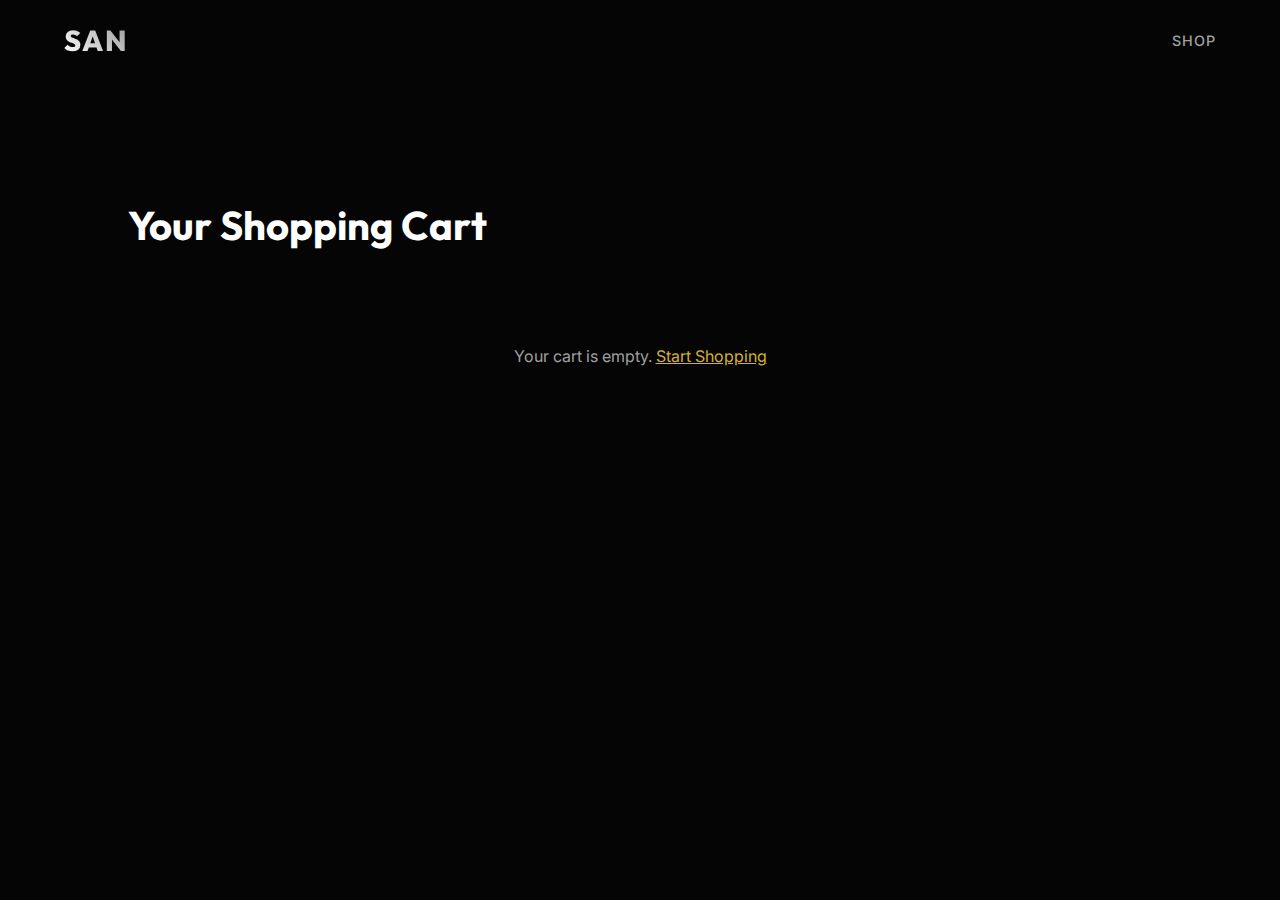
<file: cart.html>
<!DOCTYPE html>
<html lang="en">

<head>
    <meta charset="UTF-8">
    <meta name="viewport" content="width=device-width, initial-scale=1.0">
    <title>Your Cart | SAN</title>
    <link
        href="https://fonts.googleapis.com/css2?family=Outfit:wght@300;400;600;800&family=Inter:wght@300;400;500&display=swap"
        rel="stylesheet">
    <link rel="stylesheet" href="style.css">
    <style>
        .cart-section {
            padding: 120px 10%;
            color: var(--text-primary);
        }

        .cart-header {
            font-family: 'Outfit', sans-serif;
            font-size: 2.5rem;
            margin-bottom: 2rem;
        }

        .cart-item {
            display: flex;
            align-items: center;
            background: rgba(255, 255, 255, 0.03);
            border-bottom: 1px solid rgba(255, 255, 255, 0.1);
            padding: 1.5rem;
            margin-bottom: 1rem;
            border-radius: 8px;
        }

        .cart-img {
            width: 80px;
            height: 80px;
            border-radius: 4px;
            background-size: cover;
            background-position: center;
            margin-right: 1.5rem;
        }

        .cart-info {
            flex: 1;
        }

        .cart-name {
            font-size: 1.2rem;
            font-weight: 600;
            margin-bottom: 0.2rem;
        }

        .cart-price {
            color: var(--accent);
        }

        .cart-remove {
            color: #ff4444;
            border: none;
            background: none;
            cursor: pointer;
            transition: 0.3s;
            font-size: 0.9rem;
        }

        .cart-remove:hover {
            color: #ff6b6b;
            text-decoration: underline;
        }

        .cart-total-section {
            margin-top: 3rem;
            text-align: right;
            border-top: 2px solid rgba(255, 255, 255, 0.1);
            padding-top: 2rem;
        }

        .total-row {
            font-size: 1.5rem;
            margin-bottom: 1.5rem;
        }

        .checkout-btn {
            background: var(--text-primary);
            color: var(--bg-color);
            padding: 1rem 3rem;
            font-size: 1.1rem;
            border: none;
            cursor: pointer;
            font-weight: 600;
        }

        .empty-cart {
            text-align: center;
            padding: 4rem;
            color: var(--text-secondary);
        }
    </style>
</head>

<body>
    <nav class="navbar">
        <div class="logo">SAN</div>
        <div class="nav-links">
            <a href="index.html" class="nav-item">Shop</a>
        </div>
    </nav>

    <div class="cart-section">
        <h1 class="cart-header">Your Shopping Cart</h1>
        <div id="cart-items">
            <!-- Items loaded via JS -->
        </div>
        <div id="cart-summary" class="cart-total-section" style="display: none;">
            <div class="total-row">Total: <span id="cart-total" style="color: var(--accent);">$0.00</span></div>
            <button class="checkout-btn" onclick="startCheckout()">Proceed to Checkout</button>
        </div>
    </div>

    <!-- Checkout Modal -->
    <div id="checkout-modal"
        style="display: none; position: fixed; top: 0; left: 0; width: 100%; height: 100%; background: rgba(0,0,0,0.8); z-index: 1000; justify-content: center; align-items: center;">
        <div
            style="background: #111; padding: 2rem; border-radius: 10px; border: 1px solid var(--accent); text-align: center; max-width: 400px; width: 90%;">
            <div id="payment-step">
                <h2 style="font-family: 'Outfit'; margin-bottom: 1rem; color: var(--accent);">Scan to Pay</h2>
                <img src="qr.jpg" alt="Payment QR"
                    style="width: 100%; max-width: 300px; height: auto; border-radius: 8px; margin-bottom: 1.5rem; display: block; margin-left: auto; margin-right: auto;">
                <p style="margin-bottom: 1.5rem; color: #add;">Total: <span id="modal-total"></span></p>
                <div style="display: flex; gap: 1rem; justify-content: center;">
                    <button onclick="closeModal()"
                        style="padding: 0.8rem 1.5rem; background: transparent; border: 1px solid #555; color: #fff; cursor: pointer;">Cancel</button>
                    <button onclick="confirmPayment()"
                        style="padding: 0.8rem 1.5rem; background: var(--accent); border: none; color: #000; cursor: pointer; font-weight: bold;">I
                        Have Paid</button>
                </div>
            </div>

            <div id="success-step" style="display: none;">
                <div
                    style="width: 80px; height: 80px; border-radius: 50%; background: #4BB543; color: white; display: flex; align-items: center; justify-content: center; font-size: 3rem; margin: 0 auto 1.5rem auto;">
                    ✓</div>
                <h2 style="font-family: 'Outfit'; margin-bottom: 0.5rem;">Order Placed!</h2>
                <p style="color: #aaa; margin-bottom: 1.5rem;">Thank you for your purchase.</p>
                <button onclick="window.location.href='index.html'"
                    style="padding: 0.8rem 2rem; background: var(--text-primary); border: none; color: var(--bg-color); cursor: pointer;">Continue
                    Shopping</button>
            </div>
        </div>
    </div>

    <script>
        function loadCart() {
            const cartItems = JSON.parse(localStorage.getItem('san_cart') || '[]');
            const container = document.getElementById('cart-items');
            container.innerHTML = '';

            if (cartItems.length === 0) {
                container.innerHTML = '<div class="empty-cart">Your cart is empty. <a href="index.html" style="color:var(--accent);">Start Shopping</a></div>';
                document.getElementById('cart-summary').style.display = 'none';
                return;
            }

            let total = 0;
            cartItems.forEach((item, index) => {
                total += parseFloat(item.price);
                const div = document.createElement('div');
                div.className = 'cart-item';
                div.innerHTML = `
                    <div class="cart-img" style="background-image: url('${item.image}')"></div>
                    <div class="cart-info">
                        <div class="cart-name">${item.name}</div>
                        <div class="cart-price">₹${item.price.toLocaleString('en-IN')}</div>
                    </div>
                    <button class="cart-remove" onclick="removeItem(${index})">Remove</button>
                `;
                container.appendChild(div);
            });

            document.getElementById('cart-total').innerText = '₹' + total.toLocaleString('en-IN');
            document.getElementById('modal-total').innerText = '₹' + total.toLocaleString('en-IN');
            document.getElementById('cart-summary').style.display = 'block';
        }

        function removeItem(index) {
            let cart = JSON.parse(localStorage.getItem('san_cart') || '[]');
            cart.splice(index, 1);
            localStorage.setItem('san_cart', JSON.stringify(cart));
            loadCart();
        }

        // Modal Logic
        function startCheckout() {
            document.getElementById('checkout-modal').style.display = 'flex';
            document.getElementById('payment-step').style.display = 'block';
            document.getElementById('success-step').style.display = 'none';
        }

        function closeModal() {
            document.getElementById('checkout-modal').style.display = 'none';
        }

        function confirmPayment() {
            // Simulate processing
            document.getElementById('payment-step').style.display = 'none';
            document.getElementById('success-step').style.display = 'block';
            // Clear cart
            localStorage.removeItem('san_cart');
        }

        loadCart();
    </script>
</body>

</html>
</file>
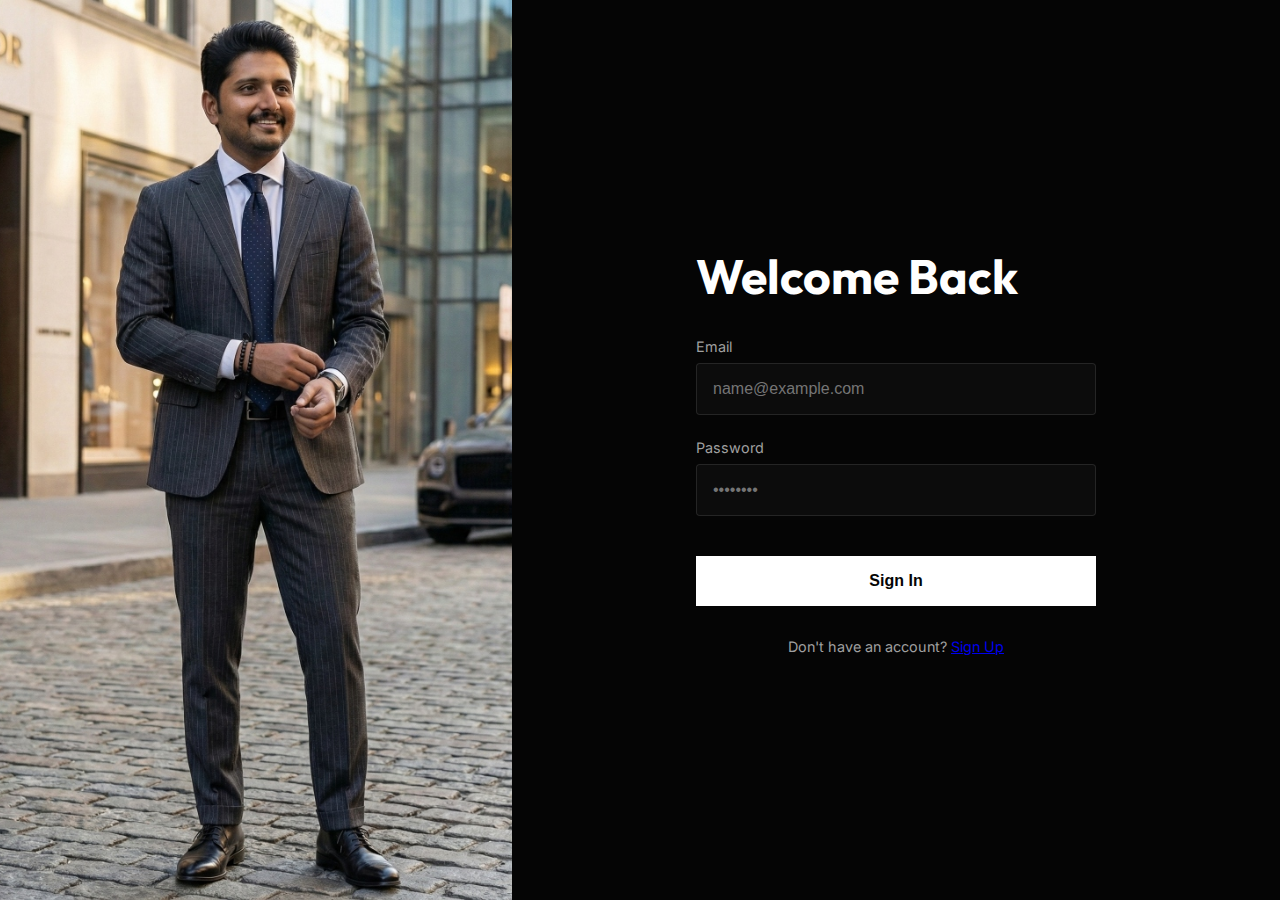
<file: login.html>
<!DOCTYPE html>
<html lang="en">

<head>
    <meta charset="UTF-8">
    <meta name="viewport" content="width=device-width, initial-scale=1.0">
    <title>Login | SAN</title>
    <link
        href="https://fonts.googleapis.com/css2?family=Outfit:wght@300;400;600;800&family=Inter:wght@300;400;500&display=swap"
        rel="stylesheet">
    <link rel="stylesheet" href="style.css">
</head>

<body>
    <div class="auth-container">
        <div class="auth-image" style="background-image: url('prod1.jpg');"></div>
        <div class="auth-form-section">
            <div class="auth-card">
                <div id="auth-error"
                    style="display: none; background: rgba(220, 53, 69, 0.2); color: #ff6b6b; padding: 10px; margin-bottom: 15px; border-radius: 4px; border: 1px solid rgba(220, 53, 69, 0.3); text-align: center; font-size: 0.9rem;">
                </div>
                <h2>Welcome Back</h2>
                <form id="login-form">
                    <div class="form-group">
                        <label class="form-label">Email</label>
                        <input type="email" class="form-input" required placeholder="name@example.com">
                    </div>
                    <div class="form-group">
                        <label class="form-label">Password</label>
                        <input type="password" class="form-input" required placeholder="••••••••">
                    </div>
                    <button type="submit" class="auth-btn">Sign In</button>
                </form>
                <form id="signup-form" style="display: none;">
                    <div class="form-group">
                        <label class="form-label">Name</label>
                        <input type="text" class="form-input" required placeholder="Your Name">
                    </div>
                    <div class="form-group">
                        <label class="form-label">Email</label>
                        <input type="email" class="form-input" required placeholder="name@example.com">
                    </div>
                    <div class="form-group">
                        <label class="form-label">Password</label>
                        <input type="password" class="form-input" required placeholder="••••••••">
                    </div>
                    <button type="submit" class="auth-btn">Sign Up</button>
                </form>
                <div class="auth-switch">
                    Don't have an account? <a href="#" id="toggle-signup">Sign Up</a>
                    <span id="toggle-login" style="display: none;">Already have an account? <a href="#">Sign
                            In</a></span>
                </div>
            </div>
        </div>
    </div>

    <script>
        // UI Helper
        function showError(message) {
            const errorDiv = document.getElementById('auth-error');
            errorDiv.style.display = 'block';
            errorDiv.innerText = message;
            // Shake animation effect
            errorDiv.style.transform = 'translateX(5px)';
            setTimeout(() => errorDiv.style.transform = 'translateX(-5px)', 50);
            setTimeout(() => errorDiv.style.transform = 'translateX(0)', 100);
        }

        function clearError() {
            document.getElementById('auth-error').style.display = 'none';
        }

        // API Handling
        async function handleLogin(event) {
            event.preventDefault();
            clearError();
            const email = event.target.querySelector('input[type="email"]').value;
            const password = event.target.querySelector('input[type="password"]').value;
            const btn = event.target.querySelector('button');
            const originalText = btn.innerText;

            btn.innerText = 'Signing In...';
            btn.disabled = true;

            try {
                const response = await fetch('/api/login', {
                    method: 'POST',
                    headers: { 'Content-Type': 'application/json' },
                    body: JSON.stringify({ email, password })
                });
                const data = await response.json();

                if (response.ok) {
                    // Success (Optional: visual success feedback)
                    window.location.href = 'index.html';
                } else {
                    showError(data.error || 'Login failed');
                }
            } catch (e) {
                showError('Connection error. Please try again.');
                console.error(e);
            } finally {
                btn.innerText = originalText;
                btn.disabled = false;
            }
        }

        async function handleSignup(event) {
            event.preventDefault();
            clearError();
            const inputs = event.target.querySelectorAll('input');
            const name = inputs[0].value;
            const email = inputs[1].value;
            const password = inputs[2].value;
            const btn = event.target.querySelector('button');
            const originalText = btn.innerText;

            btn.innerText = 'Creating Account...';
            btn.disabled = true;

            try {
                const response = await fetch('/api/signup', {
                    method: 'POST',
                    headers: { 'Content-Type': 'application/json' },
                    body: JSON.stringify({ name, email, password })
                });
                const data = await response.json();

                if (response.ok) {
                    // Show message in box instead of alert if successful? 
                    // No, success usually means transition. 
                    // But if we want to follow user rule "if any thing show up it need to me showup the box":
                    // I will showError with GREEN background for success?
                    // Or just alert here is fine? "Account created".
                    // I'll stick to alert for success (so they know to switch), OR auto-switch and show green box.
                    // I'll Auto-Switch and show Green Box.

                    toggleAuth();
                    document.querySelector('#login-form input[type="email"]').value = email;

                    const errorDiv = document.getElementById('auth-error');
                    errorDiv.style.background = 'rgba(40, 167, 69, 0.2)';
                    errorDiv.style.color = '#75b798';
                    errorDiv.style.borderColor = 'rgba(40, 167, 69, 0.3)';
                    showError('Account created! Please sign in.');
                } else {
                    showError(data.error || 'Signup failed');
                }
            } catch (e) {
                showError('Connection error. Please try again.');
                console.error(e);
            } finally {
                btn.innerText = originalText;
                btn.disabled = false;
            }
        }

        // Toggle Logic
        function toggleAuth() {
            clearError(); // Clear errors on toggle
            // Reset error box style to red
            const errorDiv = document.getElementById('auth-error');
            errorDiv.style.background = 'rgba(220, 53, 69, 0.2)';
            errorDiv.style.color = '#ff6b6b';
            errorDiv.style.borderColor = 'rgba(220, 53, 69, 0.3)';

            const loginForm = document.getElementById('login-form');
            const signupForm = document.getElementById('signup-form');
            const toggleSignupLink = document.getElementById('toggle-signup');
            const toggleLoginSpan = document.getElementById('toggle-login');

            if (loginForm.style.display !== 'none') {
                loginForm.style.display = 'none';
                signupForm.style.display = 'block';
                toggleSignupLink.style.display = 'none';
                toggleLoginSpan.style.display = 'inline';
                document.querySelector('.auth-card h2').innerText = 'Create Account';
            } else {
                signupForm.style.display = 'none';
                loginForm.style.display = 'block';
                toggleLoginSpan.style.display = 'none';
                toggleSignupLink.style.display = 'inline';
                document.querySelector('.auth-card h2').innerText = 'Welcome Back';
            }
        }

        // Initial listeners
        document.getElementById('login-form').addEventListener('submit', handleLogin);
        document.getElementById('signup-form').addEventListener('submit', handleSignup);
        document.getElementById('toggle-signup').addEventListener('click', (e) => {
            e.preventDefault();
            toggleAuth();
        });
        document.getElementById('toggle-login').addEventListener('click', (e) => {
            e.preventDefault();
            toggleAuth();
        });
    </script>
</body>

</html>
</file>
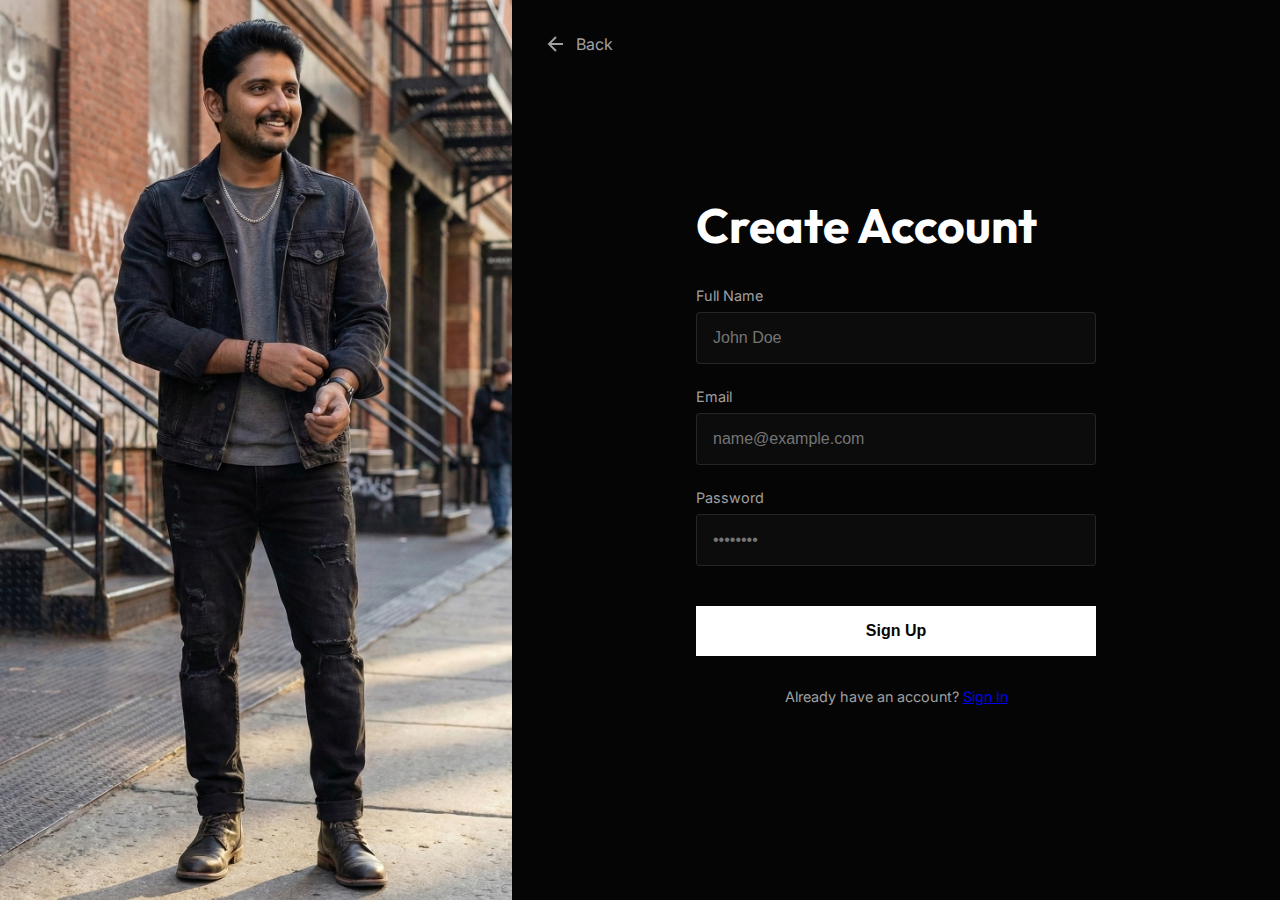
<file: signup.html>
<!DOCTYPE html>
<html lang="en">

<head>
    <meta charset="UTF-8">
    <meta name="viewport" content="width=device-width, initial-scale=1.0">
    <title>Sign Up | SAN</title>
    <link
        href="https://fonts.googleapis.com/css2?family=Outfit:wght@300;400;600;800&family=Inter:wght@300;400;500&display=swap"
        rel="stylesheet">
    <link rel="stylesheet" href="style.css">
</head>

<body>
    <div class="auth-container">
        <div class="auth-image" style="background-image: url('prod3.jpg');"></div>
        <div class="auth-form-section">
            <a href="index.html" class="back-link">
                <svg width="24" height="24" viewBox="0 0 24 24" fill="none" stroke="currentColor" stroke-width="2">
                    <path d="M19 12H5"></path>
                    <path d="M12 19l-7-7 7-7"></path>
                </svg>
                Back
            </a>
            <div class="auth-card">
                <h2>Create Account</h2>
                <form>
                    <div class="form-group">
                        <label class="form-label">Full Name</label>
                        <input type="text" class="form-input" required placeholder="John Doe">
                    </div>
                    <div class="form-group">
                        <label class="form-label">Email</label>
                        <input type="email" class="form-input" required placeholder="name@example.com">
                    </div>
                    <div class="form-group">
                        <label class="form-label">Password</label>
                        <input type="password" class="form-input" required placeholder="••••••••">
                    </div>
                    <button type="submit" class="auth-btn">Sign Up</button>
                </form>
                <div class="auth-switch">
                    Already have an account? <a href="login.html">Sign In</a>
                </div>
            </div>
        </div>
    </div>
</body>

</html>
</file>
<file: style.css>
:root {
    --bg-color: #050505;
    --text-primary: #ffffff;
    --text-secondary: #a0a0a0;
    --accent: #d4af37;
    /* Gold accent */
    --accent-glow: rgba(212, 175, 55, 0.3);
    --nav-height: 80px;
}

* {
    margin: 0;
    padding: 0;
    box-sizing: border-box;
}

html {
    scroll-behavior: smooth;
}

body {
    font-family: 'Inter', sans-serif;
    background-color: var(--bg-color);
    color: var(--text-primary);
    overflow-x: hidden;
    width: 100vw;
    min-height: 100vh;
}

/* 3D Canvas */
#canvas-container {
    position: fixed;
    top: 0;
    left: 0;
    width: 100%;
    height: 100%;
    z-index: 0;
    transform: translateX(30%);
    /* Shift robot to the right side */
    /* Optional: subtle gradient overlay via CSS if 3D is too bright, but we'll control in 3D */
}

/* UI Overlay */
.navbar,
.hero-section {
    position: relative;
    z-index: 10;
}

/* Navigation */
.navbar {
    height: var(--nav-height);
    display: flex;
    justify-content: space-between;
    align-items: center;
    padding: 0 5%;
    background: linear-gradient(to bottom, rgba(5, 5, 5, 0.8), transparent);
}

.logo {
    font-family: 'Outfit', sans-serif;
    font-weight: 800;
    font-size: 1.8rem;
    letter-spacing: 2px;
    background: linear-gradient(45deg, #fff, #999);
    background-clip: text;
    -webkit-background-clip: text;
    -webkit-text-fill-color: transparent;
}

.nav-links {
    display: flex;
    gap: 3rem;
    display: none;
    /* Mobile first hidden, show on desktop */
}

@media (min-width: 768px) {
    .nav-links {
        display: flex;
    }
}

.nav-item {
    color: var(--text-secondary);
    text-decoration: none;
    font-size: 0.9rem;
    text-transform: uppercase;
    letter-spacing: 1px;
    transition: color 0.3s ease;
    font-weight: 500;
}

.nav-item:hover {
    color: var(--text-primary);
}

.nav-actions {
    display: flex;
    gap: 1.5rem;
    align-items: center;
}

.icon-btn {
    background: none;
    border: none;
    color: var(--text-primary);
    cursor: pointer;
    position: relative;
    transition: transform 0.2s, color 0.2s;
}

.icon-btn:hover {
    transform: scale(1.1);
    color: var(--accent);
}

.cart-count {
    position: absolute;
    top: -5px;
    right: -8px;
    background: var(--accent);
    color: #000;
    font-size: 0.7rem;
    width: 16px;
    height: 16px;
    border-radius: 50%;
    display: flex;
    justify-content: center;
    align-items: center;
    font-weight: bold;
}

/* Hero Section */
.hero-section {
    height: calc(100vh - var(--nav-height));
    display: flex;
    flex-direction: column;
    justify-content: center;
    padding: 0 5%;
    pointer-events: none;
    /* Let clicks pass through to 3D where empty */
}

.hero-content {
    pointer-events: auto;
    max-width: 600px;
}

.hero-title {
    font-family: 'Outfit', sans-serif;
    font-size: 4rem;
    line-height: 1.1;
    font-weight: 800;
    margin-bottom: 1.5rem;
    text-transform: uppercase;
}

.hero-title .line {
    display: block;
    opacity: 0;
    transform: translateY(20px);
    animation: fadeUp 1s ease forwards;
}

.hero-title .line:nth-child(2) {
    animation-delay: 0.2s;
    background: linear-gradient(90deg, #fff, var(--text-secondary));
    background-clip: text;
    -webkit-background-clip: text;
    -webkit-text-fill-color: transparent;
}

.hero-subtitle {
    font-size: 1.1rem;
    color: var(--text-secondary);
    margin-bottom: 2.5rem;
    line-height: 1.6;
    opacity: 0;
    animation: fadeUp 1s ease forwards 0.4s;
    max-width: 450px;
}

.cta-group {
    display: flex;
    gap: 1.5rem;
    opacity: 0;
    animation: fadeUp 1s ease forwards 0.6s;
}

.cta-primary {
    display: flex;
    align-items: center;
    gap: 0.5rem;
    padding: 1rem 2rem;
    background: var(--text-primary);
    color: var(--bg-color);
    text-decoration: none;
    font-weight: 600;
    border-radius: 4px;
    transition: all 0.3s ease;
}

.cta-primary:hover {
    background: var(--accent);
    transform: translateY(-2px);
    box-shadow: 0 10px 20px -5px var(--accent-glow);
}

.cta-secondary {
    padding: 1rem 2rem;
    border: 1px solid rgba(255, 255, 255, 0.2);
    color: var(--text-primary);
    text-decoration: none;
    font-weight: 500;
    border-radius: 4px;
    transition: all 0.3s ease;
    backdrop-filter: blur(5px);
}

.cta-secondary:hover {
    border-color: var(--text-primary);
    background: rgba(255, 255, 255, 0.05);
}

.scroll-indicator {
    position: absolute;
    bottom: 40px;
    left: 50%;
    transform: translateX(-50%);
    display: flex;
    flex-direction: column;
    align-items: center;
    gap: 10px;
    opacity: 0.5;
    font-size: 0.8rem;
    letter-spacing: 2px;
    text-transform: uppercase;
    animation: fadeIn 2s ease forwards 1s;
}

.scroll-indicator .line {
    width: 1px;
    height: 40px;
    background: linear-gradient(to bottom, #fff, transparent);
}

@keyframes fadeUp {
    to {
        opacity: 1;
        transform: translateY(0);
    }
}

@keyframes fadeIn {
    to {
        opacity: 0.5;
    }
}

/* Mobile Responsive */
@media (max-width: 768px) {
    .hero-title {
        font-size: 2.5rem;
    }

    .cta-group {
        flex-direction: column;
        align-items: flex-start;
    }

    .product-grid {
        grid-template-columns: 1fr;
    }
}

/* Products Section */
.products-section {
    padding: 100px 5%;
    background-color: var(--bg-color);
    position: relative;
    z-index: 10;
}

.section-title {
    font-size: 2.5rem;
    margin-bottom: 3rem;
    font-family: 'Outfit', sans-serif;
    color: var(--text-primary);
}

.product-grid {
    display: grid;
    grid-template-columns: repeat(auto-fit, minmax(300px, 1fr));
    gap: 2rem;
}

.product-card {
    background: rgba(255, 255, 255, 0.02);
    border: 1px solid rgba(255, 255, 255, 0.05);
    border-radius: 8px;
    overflow: hidden;
    transition: transform 0.3s ease;
}

.product-card:hover {
    transform: translateY(-10px);
}

.product-image {
    height: 400px;
    width: 100%;
    background-size: cover;
    background-position: center;
    position: relative;
}

/* Placeholder gradient for images if real ones aren't available */
.product-image::after {
    content: '';
    position: absolute;
    inset: 0;
    background: linear-gradient(to bottom, transparent, rgba(0, 0, 0, 0.5));
}

.product-info {
    padding: 1.5rem;
}

.product-info h3 {
    font-size: 1.2rem;
    margin-bottom: 0.5rem;
    font-weight: 500;
}

.product-info p {
    color: var(--accent);
    font-weight: 600;
}

/* Auth Pages */
.auth-container {
    display: flex;
    min-height: 100vh;
    width: 100%;
    background: var(--bg-color);
}

.auth-image {
    display: none;
    flex: 1;
    background-size: cover;
    background-position: center;
}

/* Mobile Adjustments */
@media (max-width: 768px) {

    /* Reset 3D Robot position to center on mobile */
    #canvas-container {
        transform: none;
    }

    /* Auth Page: Premium Full Background */
    .auth-container {
        flex-direction: column;
        background-image: url('prod1.jpg');
        background-size: cover;
        background-position: center;
        min-height: 100vh;
    }

    .auth-image {
        display: none !important;
    }

    .auth-form-section {
        background: rgba(0, 0, 0, 0.85);
        backdrop-filter: blur(8px);
        -webkit-backdrop-filter: blur(8px);
        width: 100%;
        min-height: 100vh;
        justify-content: center;
    }
}

/* Existing Desktop Styles */
@media (min-width: 769px) {

    /* Changed breakpoint slightly to avoid conflict */
    .auth-image {
        display: block;
        flex: 1;
        height: auto;
    }
}

.auth-form-section {
    flex: 1;
    display: flex;
    flex-direction: column;
    justify-content: center;
    padding: 2rem 10%;
    position: relative;
}

.back-link {
    position: absolute;
    top: 2rem;
    left: 2rem;
    color: var(--text-secondary);
    text-decoration: none;
    display: flex;
    align-items: center;
    gap: 0.5rem;
    transition: color 0.3s;
}

.back-link:hover {
    color: var(--text-primary);
}

.auth-card {
    width: 100%;
    max-width: 400px;
    margin: 0 auto;
}

.auth-card h2 {
    font-family: 'Outfit', sans-serif;
    font-size: 3rem;
    margin-bottom: 2rem;
    color: var(--text-primary);
}

.form-group {
    margin-bottom: 1.5rem;
}

.form-label {
    display: block;
    margin-bottom: 0.5rem;
    color: var(--text-secondary);
    font-size: 0.9rem;
}

.form-input {
    width: 100%;
    padding: 1rem;
    background: rgba(255, 255, 255, 0.03);
    border: 1px solid rgba(255, 255, 255, 0.1);
    border-radius: 4px;
    color: var(--text-primary);
    outline: none;
    transition: all 0.3s;
    font-size: 1rem;
}

.form-input:focus {
    border-color: var(--accent);
    background: rgba(255, 255, 255, 0.08);
}

.auth-btn {
    width: 100%;
    padding: 1rem;
    background: var(--text-primary);
    color: var(--bg-color);
    border: none;
    font-weight: 600;
    cursor: pointer;
    transition: all 0.3s;
    margin-top: 1rem;
    font-size: 1rem;
}

.auth-btn:hover {
    background: var(--accent);
}

.auth-switch {
    margin-top: 2rem;
    color: var(--text-secondary);
    text-align: center;
    font-size: 0.9rem;
}

/* Improved Add to Cart Button */
.btn-add-cart {
    width: 100%;
    margin-top: 1rem;
    padding: 0.8rem;
    background: transparent;
    border: 1px solid var(--accent);
    color: var(--accent);
    font-family: 'Inter', sans-serif;
    font-weight: 500;
    cursor: pointer;
    transition: all 0.3s ease;
    border-radius: 4px;
    text-transform: uppercase;
    letter-spacing: 1px;
    font-size: 0.8rem;
    display: flex;
    justify-content: center;
    align-items: center;
    gap: 0.5rem;
}

.btn-add-cart:hover {
    background: var(--accent);
    color: #000;
    transform: translateY(-3px);
    box-shadow: 0 5px 15px rgba(212, 175, 55, 0.3);
}

.btn-add-cart svg {
    transition: transform 0.3s;
}

.btn-add-cart:hover svg {
    transform: translateX(3px);
}
</file>
